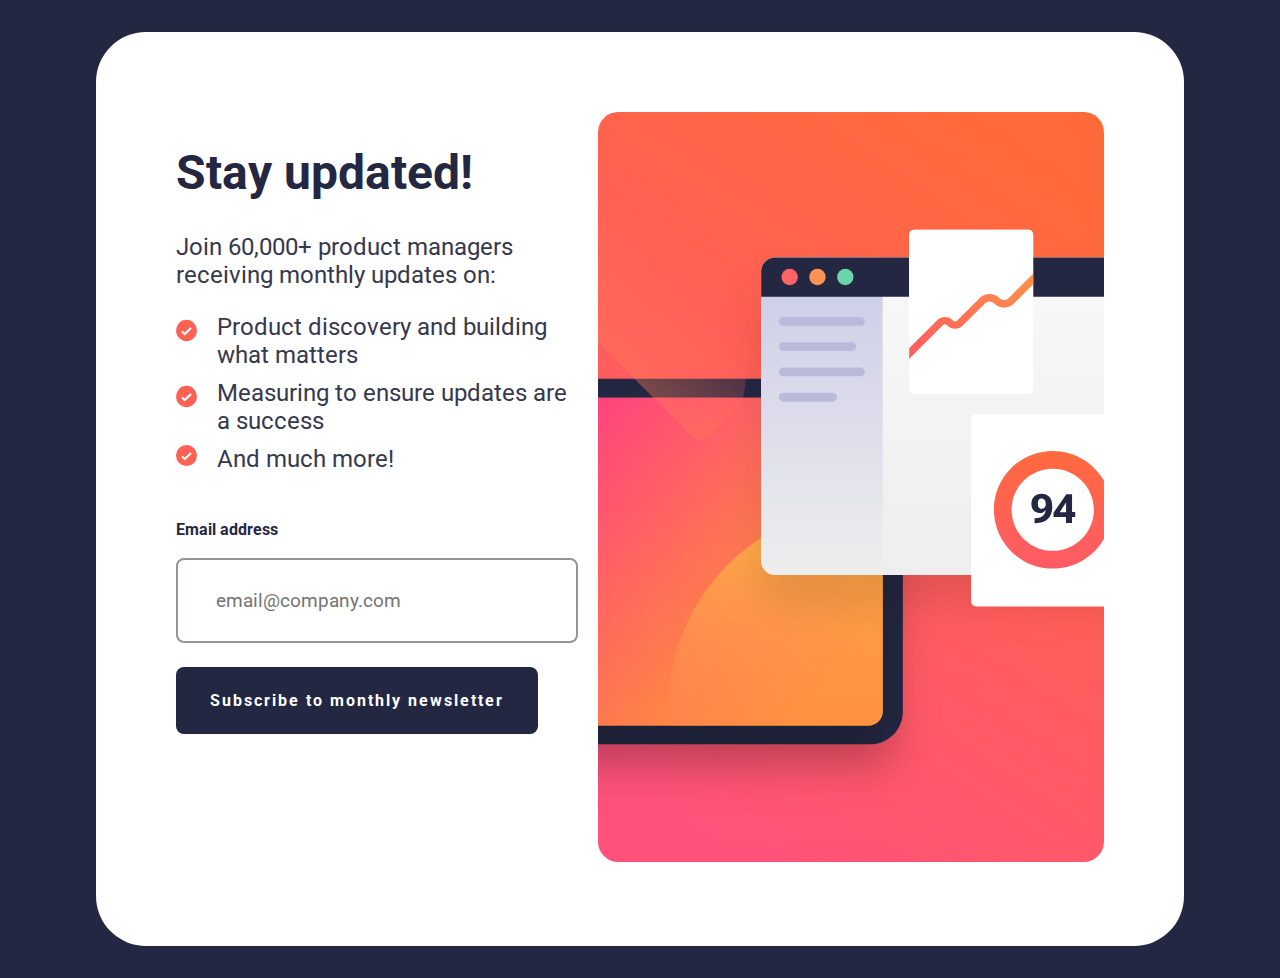
<file: index.html>
<!DOCTYPE html>
<html lang="en">
  <head>
    <meta charset="UTF-8" />
    <meta name="viewport" content="width=device-width, initial-scale=1.0" />
    <link
      rel="icon"
      type="image/png"
      sizes="32x32"
      href="./assets/images/favicon-32x32.png"
    />
    <title>
      Frontend Mentor | Newsletter sign-up form with success message
    </title>
    <link rel="preconnect" href="https://fonts.googleapis.com" />
    <link rel="preconnect" href="https://fonts.gstatic.com" crossorigin />
    <link
      href="https://fonts.googleapis.com/css2?family=Roboto:wght@400;700&display=swap"
      rel="stylesheet"
    />
    <link rel="stylesheet" href="styles.css" />
  </head>
  <body>
    <div class="mb-container">
      <img
        class="mb-img"
        src="./assets/images/illustration-sign-up-mobile.svg"
        alt=""
      />
    </div>
    <section class="card">
      <div class="container row">
        <div class="item">
          <h1>Stay updated!</h1>
          <p class="item-txt">
            Join 60,000+ product managers receiving monthly updates on:
          </p>
          <ul class="list">
            <div class="row">
              <img
                class="list-icon"
                src="./assets/images/icon-list.svg"
                alt=""
              />
              <li class="list-item">
                Product discovery and building what matters
              </li>
            </div>
            <div class="row">
              <img
                class="list-icon"
                src="./assets/images/icon-list.svg"
                alt=""
              />

              <li class="list-item">
                Measuring to ensure updates are a success
              </li>
            </div>
            <div class="row">
              <img
                class="list-icon"
                src="./assets/images/icon-list.svg"
                alt=""
              />

              <li class="list-item">And much more!</li>
            </div>
          </ul>

          <form class="form" novalidate="true">
            <p class="form-email"></p>
            <label class="email" for="Email">Email address</label>
            <input
              class="email-input"
              type="email"
              name="email"
              id="Email"
              placeholder="email@company.com"
            />
            <button class="btn btn-subscibe" type="submit">
              Subscribe to monthly newsletter
            </button>
          </form>
        </div>
        <div class="dt-container">
          <img
            class="dt-img"
            src="./assets/images/illustration-sign-up-desktop.svg"
            alt=""
          />
        </div>
      </div>
    </section>
    <script src="./script.js"></script>
  </body>
</html>
</file>
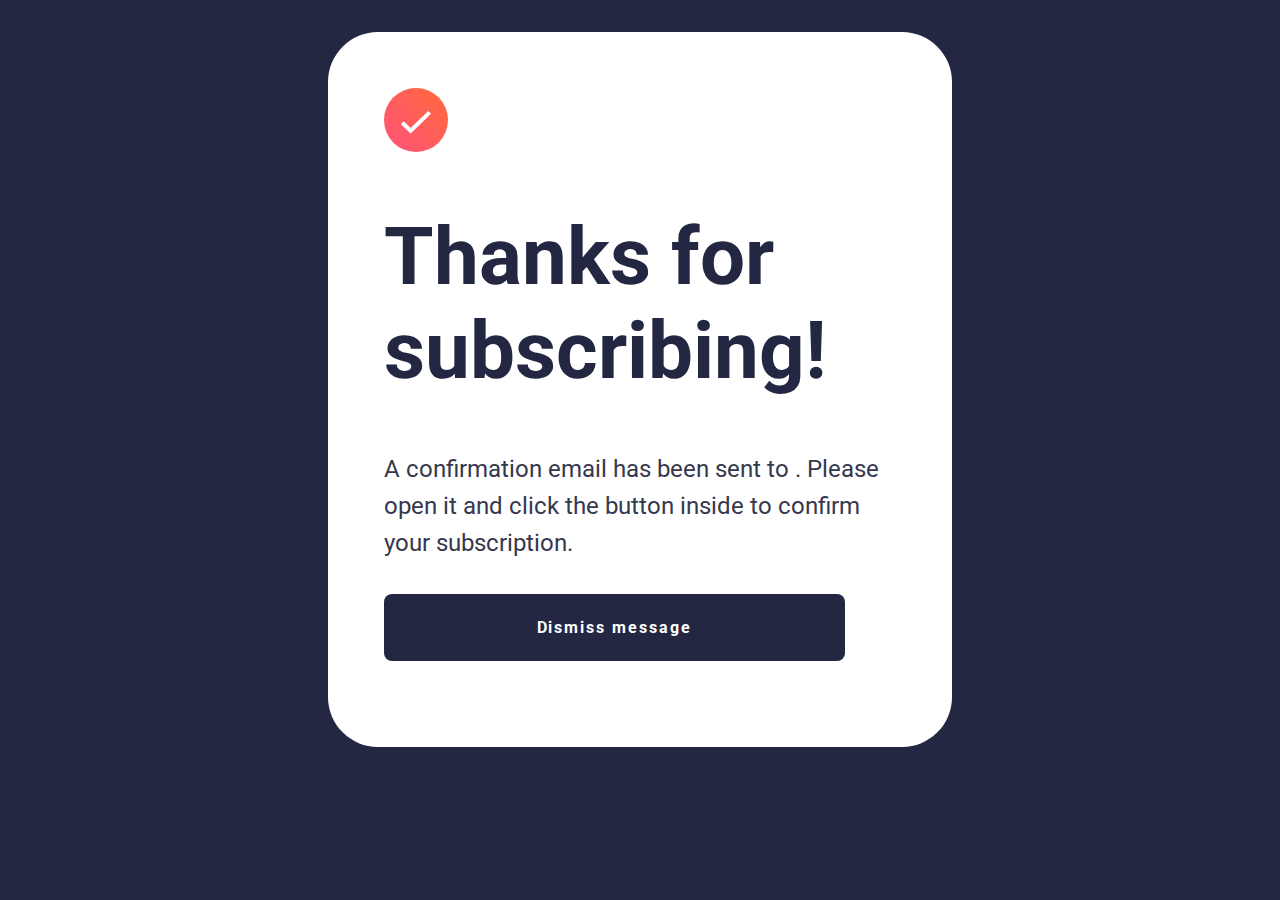
<file: success.html>
<!DOCTYPE html>
<html lang="en">
  <head>
    <meta charset="UTF-8" />
    <meta name="viewport" content="width=device-width, initial-scale=1.0" />
    <link
      rel="icon"
      type="image/png"
      sizes="32x32"
      href="./assets/images/favicon-32x32.png"
    />
    <title>
      Frontend Mentor | Newsletter sign-up form with success message
    </title>
    <link rel="preconnect" href="https://fonts.googleapis.com" />
    <link rel="preconnect" href="https://fonts.gstatic.com" crossorigin />
    <link
      href="https://fonts.googleapis.com/css2?family=Roboto:wght@400;700&display=swap"
      rel="stylesheet"
    />
    <link rel="stylesheet" href="styles.css" />

  </head>
  <body>
    <section>
      <div class="card success-container">
        <img src="./assets/images/icon-success.svg" alt="success-icon" />
        <h1 class="success-title">
          Thanks for<br />
          subscribing!
        </h1>
        <p class="success-txt">
          A confirmation email has been sent to
          <span class="usr-mail">ash@loremcompany.com</span>. Please open it and
          click the button inside to confirm your subscription.
        </p>
        <button class="btn btn-success">Dismiss message</button>
      </div>
    </section>
    <script src="./script.js"></script>
  </body>
</html>
</file>
<file: styles.css>
:root {
  --tomato: hsl(4, 100%, 67%);

  --dark-slate-grey: hsl(234, 29%, 20%);
  --charcoal-grey: hsl(235, 18%, 26%);
  --grey: hsl(231, 7%, 60%);
  --white: hsl(0, 0%, 100%);

  --ff: "Roboto", sans-serif;
  --fw-regular: 400;
  --fw-bold: 700;
}

html {
  font-size: 1rem;
}

body {
  margin: 0;
  padding: 0;
  font-family: var(--ff);
}

h1 {
  font-size: 3rem;
  font-weight: var(--fw-bold);
  color: var(--dark-slate-grey);
}

p,
ul {
  color: var(--charcoal-grey);
  font-size: 1.5rem;
}

ul {
  padding: 0;
  margin: 0;
  list-style: none;
}

form {
  margin-top: 2em;
}

label {
  color: var(--dark-slate-grey);
  font-weight: var(--fw-bold);
  font-size: 1rem;
}

input,
button {
  cursor: pointer;
  padding: 1.5em 2em;
  border: none;
  font-family: var(--ff);
  font-size: 1rem;
  font-weight: var(--fw-bold);
  display: block;
  width: 80%;
}

.mb-img {
  width: 100%;
  /* margin-right: 0; */
}

.container {
  margin: 3em;
  min-width: 503px;
}

.row {
  display: flex;
  gap: 20px;
}

.item-txt {
  width: 90%;
}

.list-icon {
  margin-bottom: 0.9em;
}

.list-item {
  width: 80%;
}

.email-input {
  border: 2px solid var(--grey);
  border-radius: 8px;
  text-align: left;
  font-weight: var(--fw-regular);
  margin-top: 1em;
}

.btn {
  background-color: var(--dark-slate-grey);
  color: var(--white);
  border-radius: 8px;
  margin-top: 1.5em;
  letter-spacing: 0.124em;
  margin-bottom: 1.9em;
  width: 90%;
}

.row + .row {
  margin-top: 10px;
}

.dt-container {
  display: none;
}

/*  success page */

.success-container {
  margin-top: 5em;
  margin-bottom: 3.4em;
  padding: 3em 3em 0 3em;
}

.success-txt {
  line-height: 2.3rem;
  max-width: 700px;
}

.usr-mail {
  color: var(--dark-slate-grey);
  font-weight: var(--fw-bold);
}

.btn-success {
  margin-top: 15em;
  width: 90%;
}

/* classes used for error message  
render using javascript
*/

.form-email {
  display: none;
  margin: 0;
}

.msg-container {
  font-size: 1rem;
  color: var(--tomato);
  margin-left: 60%;
  position: relative;
  top: 2em;
}

.err-placeholder::placeholder {
  color: red;
  border: 8px solid var(--tomato);
}

.error-message {
  background-color: var(--tomato);
  opacity: 0.7;
}

/* hover states */
input:focus {
  color: var(--charcoal-grey);
  border: 2px solid var(--charcoal-grey);
}

.btn:hover {
  background: var(--tomato);
  box-shadow: 0 20px 20px 3px hsl(0, 64%, 84%);
}

/* media query for destop size */
@media (min-width: 1200px) {
  body {
    background-color: var(--dark-slate-grey);
    margin-top: 2em;
    margin-bottom: 2em;
  }

  .card {
    background-color: var(--white);
    padding: 2em;
    width: 80%;
    margin: 0 auto;
    border-radius: 50px;
  }

  .dt-container {
    display: block;
  }

  .dt-img {
    height: 750px;
  }

  .list-item {
    width: 90%;
  }

  .item-txt {
    width: 92%;
  }

  .mb-container {
    display: none;
    width: 100%;
  }

  .container {
    justify-content: space-between;
  }

  input {
    font-size: 1.2rem;
  }

  /* success page */

  .success-container {
    width: 40%;
    padding: 3.5em;
  }

  .success-title {
    font-size: 5rem;
  }

  .btn {
    width: 90%;
  }

  .btn-success {
    margin-top: 2em;
    width: 90%;
  }
}


@media (min-width: 370px) and (max-width: 550px) {

  .mb-img {
    width: 150vw;
  }
}
</file>
